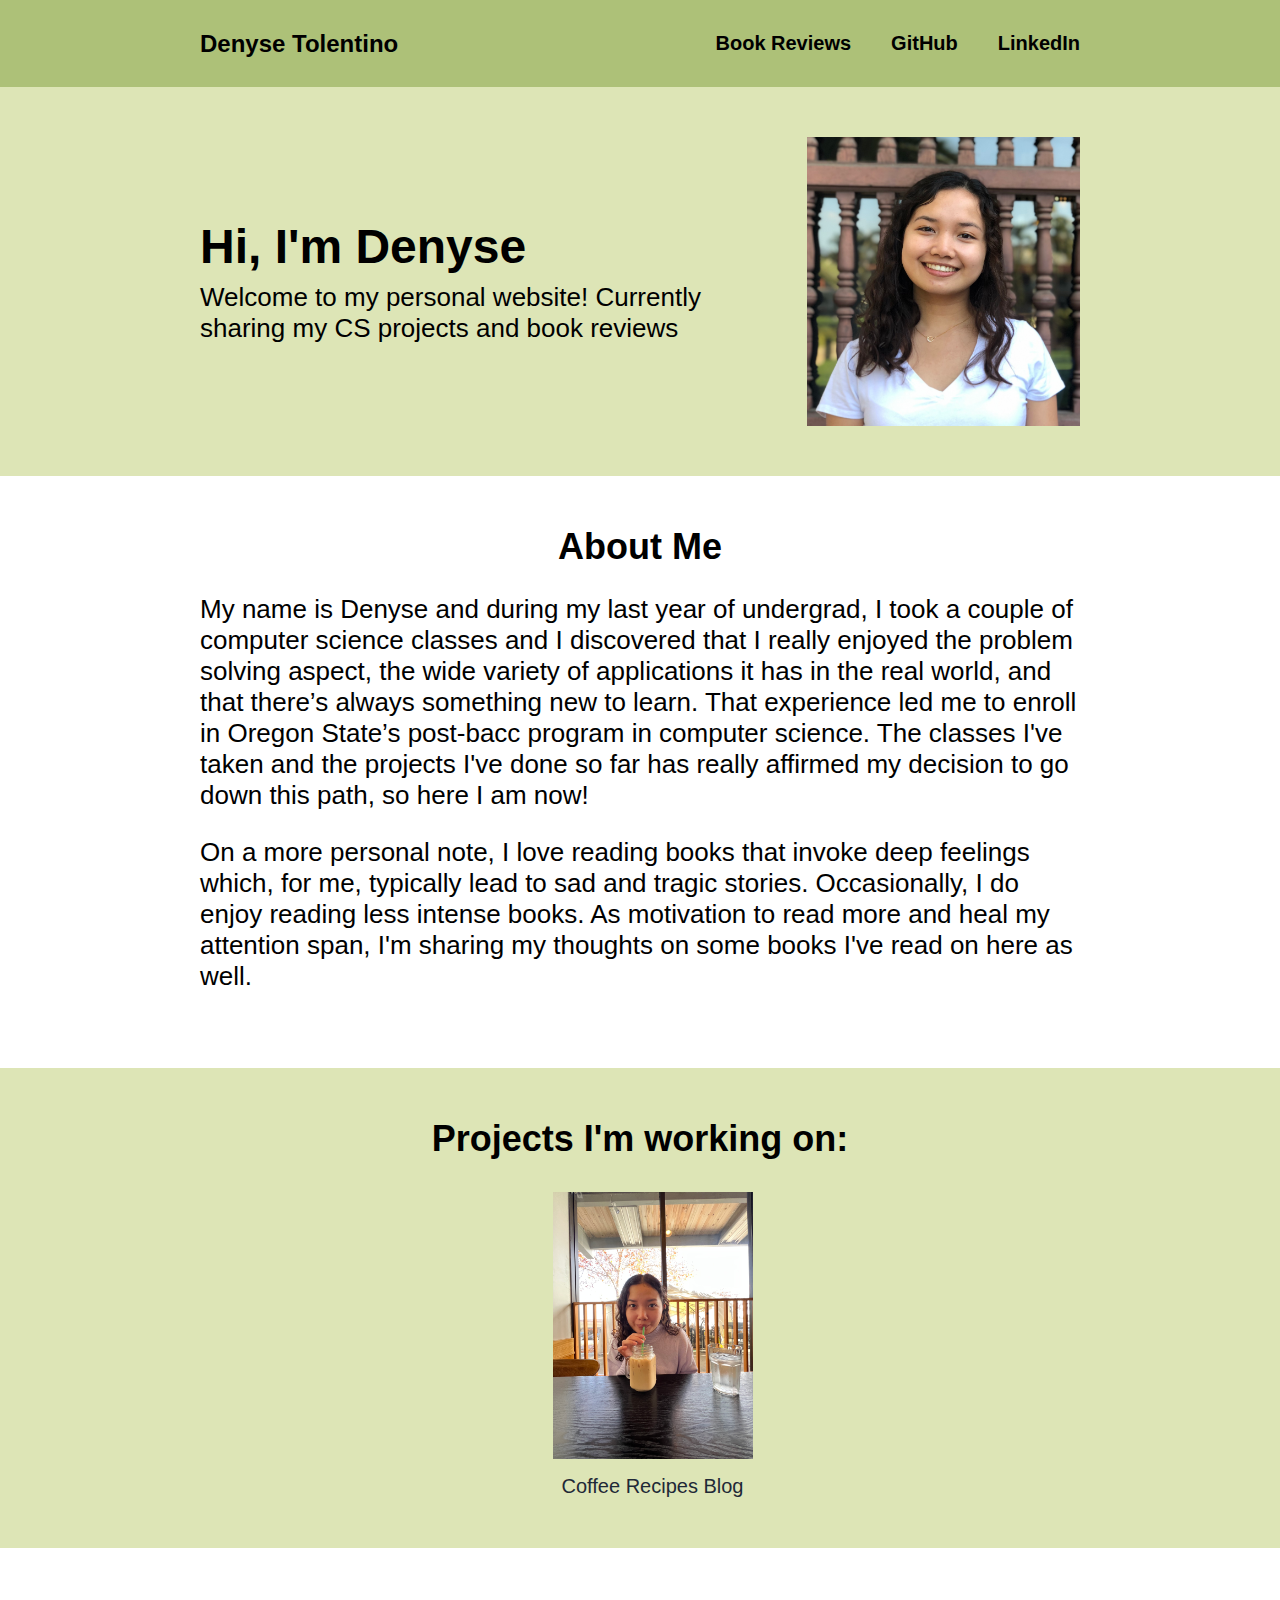
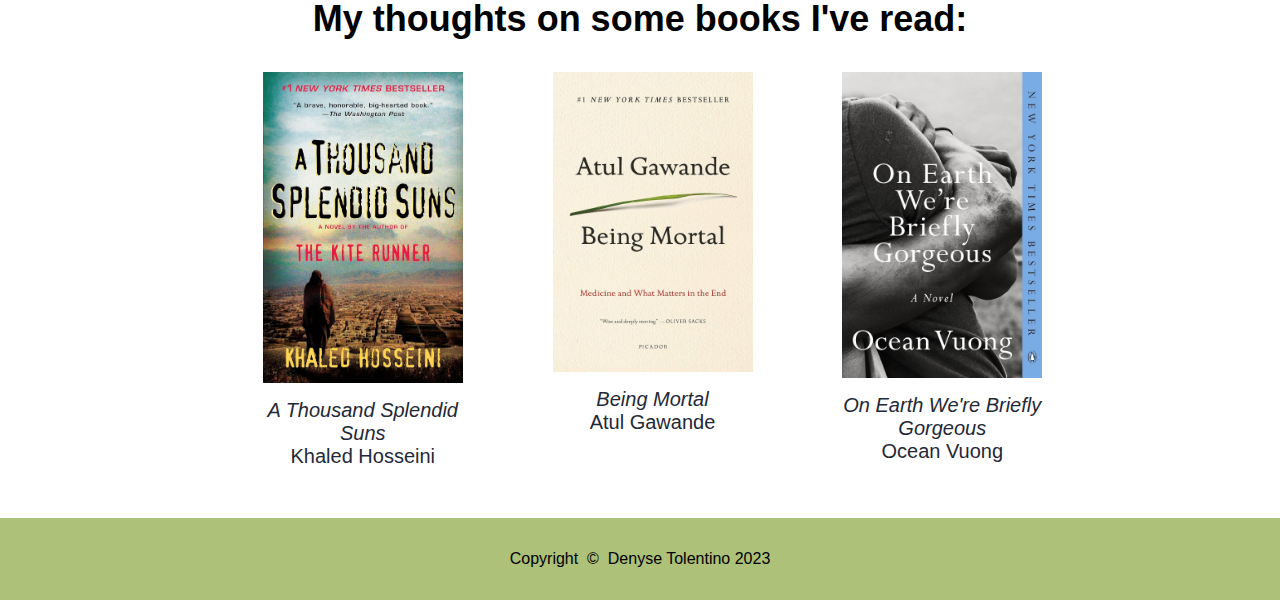
<file: index.html>
<!DOCTYPE html>
<html lang="en">
<head>
    <meta charset="UTF-8">
    <meta name="viewport" content="width=device-width, initial-scale=1.0">
    <link rel="stylesheet" type="text/css" href="css/style.css">
    <title>Denyse Tolentino</title>
</head>

<body>
    
    <div class="header">
        <div><a class="logo" href="#">Denyse Tolentino</a></div>
        <ul>
            <li><a class="headlinks" href="reviews/books.html">Book Reviews</a></li>
            <li><a class="headlinks" href="https://github.com/dentolcs" target="_blank">GitHub</a></li>
            <li><a class="headlinks" href="https://www.linkedin.com/in/denyse-tolentino" target="_blank">LinkedIn</a></li>
        </ul>
    </div>


    <div class="main">
        <div class="left">
            <div class="title">Hi, I'm Denyse</div>
            <div class="subtitle">Welcome to my personal website! Currently sharing 
                                    my CS projects and book reviews
            </div>
        </div>
        <img class=headshot src="./img/denyse.jpg" alt="Opened book on tree root with red and orange leaves">
    </div>

    <div class="about">
        <div class="container">
            <div class="name">About Me</div>
            <div class="text"> 
                <p>My name is Denyse and during my last year of undergrad, I took a couple of computer science classes
                   and I discovered that I really enjoyed the problem solving aspect, the wide variety of applications 
                   it has in the real world, and that there’s always something new to learn. That experience led me to 
                   enroll in Oregon State’s post-bacc program in computer science. The classes I've taken and the
                   projects I've done so far has really affirmed my decision to go down this path, so here I am now!
                </p>
                
                <p>On a more personal note, I love reading books that invoke deep feelings which, for me, typically lead 
                to sad and tragic stories. Occasionally, I do enjoy reading less intense books. As motivation to read 
                more and heal my attention span, I'm sharing my thoughts on some books I've read on here as well.
                </p>              
            </div>
        </div>
    </div>

    <div class="projects">
        <div class="name">Projects I'm working on:</div>
            <a href="https://dentolcs.github.io/odin-recipes/" target="_blank">
            <div class="hold">
            <img class="covers" src="./img/coffee.jpeg" alt="Denyse drinking coffee">
            <div class="caption">Coffee Recipes Blog</div>
            </div>
            </a>
        </div>
    </div>

    <div class="books">
        <div class="name">My thoughts on some books I've read:</div>

        <div class="bookposts">
            <a href="./reviews/books.html#a-thousand-splendid-suns"><div class="hold">
            <img class="covers" src="./img/Hosseini.jpg" alt="Book cover of A Thousand Splendid Suns by Khaled Hosseini">
            <div class="caption"> <em>A Thousand Splendid Suns</em> <br> Khaled Hosseini</div>
            </div>
            </a>

            <a href="./reviews/books.html#being-mortal">
            <div class="hold">
            <img class="covers" src="./img/Gawande.jpg" alt="Book cover of Being Mortal by Atul Gawande">
            <div class="caption"> <em>Being Mortal</em> <br> Atul Gawande</div>
            </div>
            </a>

            <a href="./reviews/books.html#on-earth-were-briefly-gorgeous">
            <div class="hold">
            <img class="covers" src="./img/Vuong.jpg" alt="Book cover of On Earth We're Briefly Gorgeous by Ocean Vuong">
            <div class="caption"> <em>On Earth We're Briefly Gorgeous</em><br> Ocean Vuong</div>
            </div>
            </a>
        </div>
    </div>

    <div class="footer">
        Copyright &nbsp;<span> &copy </span>&nbsp; Denyse Tolentino 2023
    </div>


</body>
</html>
</file>
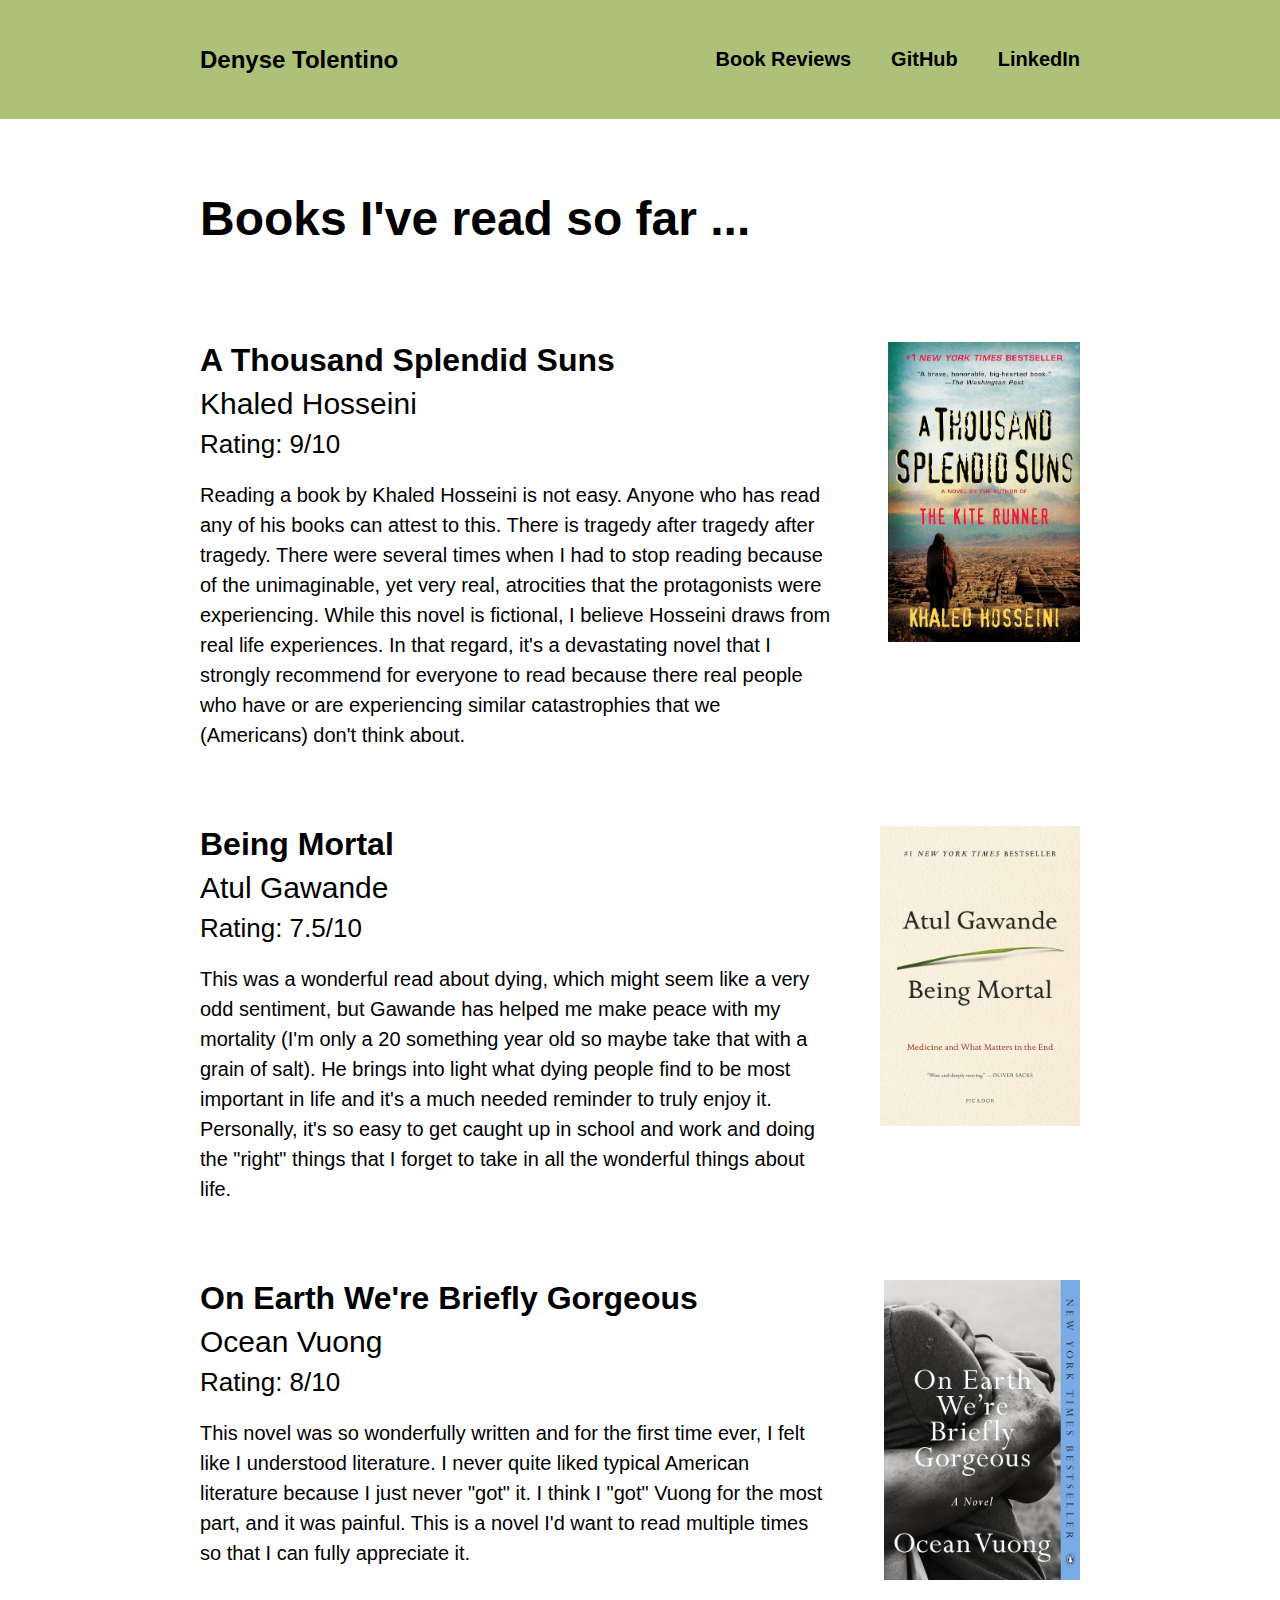
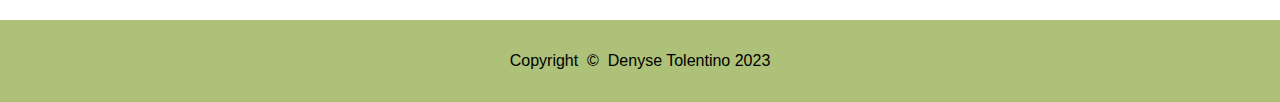
<file: reviews/books.html>
<!DOCTYPE html>
<html lang="en">
<head>
    <meta charset="UTF-8">
    <meta name="viewport" content="width=device-width, initial-scale=1.0">
    <link rel="stylesheet" type="text/css" href="../css/books.css">
    <title>DT Book Reviews</title>
</head>

<body>
    <div class="header">
        <div><a class="logo" href="../index.html">Denyse Tolentino</a></div>
        <ul>
            <li><a class="headlinks" href="reviews/books.html">Book Reviews</a></li>
            <li><a class="headlinks" href="https://github.com/dentolcs" target="_blank">GitHub</a></li>
            <li><a class="headlinks" href="https://www.linkedin.com/in/denyse-tolentino" target="_blank">LinkedIn</a></li>
        </ul>
    </div>
    <div class="all">
        <h2>Books I've read so far ...</h2>

        <div class="post">
            <div id="a-thousand-splendid-suns">
                <h3>A Thousand Splendid Suns</h3>
                <h4>Khaled Hosseini</h4>
                <h5>Rating: 9/10</h5>
                <p>Reading a book by Khaled Hosseini is not easy. Anyone who has read
                    any of his books can attest to this. There is tragedy after tragedy
                    after tragedy. There were several times when I had to stop reading 
                    because of the unimaginable, yet very real, atrocities that
                    the protagonists were experiencing. While this novel is fictional, 
                    I believe Hosseini draws from real life experiences. In that regard,
                    it's a devastating novel that I strongly recommend for everyone to read
                    because there real people who have or are experiencing similar catastrophies
                    that we (Americans) don't think about.
                </p>
            </div>
            <img class="covers" src="../img/Hosseini.jpg" alt="Book cover of A Thousand Splendid Suns by Khaled Hosseini">
        
        </div>
        

        <div class="post">
            <div id="being-mortal">
                <h3>Being Mortal</h3>
                <h4>Atul Gawande</h4>
                <h5>Rating: 7.5/10</h5>
                <p>This was a wonderful read about dying, which might seem like a very odd sentiment,
                    but Gawande has helped me make peace with my mortality (I'm only a 20 something year old
                    so maybe take that with a grain of salt). He brings into light what dying people find to
                    be most important in life and it's a much needed reminder to truly enjoy it. Personally, it's 
                    so easy to get caught up in school and work and doing the "right" things that I forget to take
                    in all the wonderful things about life.
                </p>
            </div>
            <img class="covers" src="../img/Gawande.jpg" alt="Book cover of Being Mortal by Atul Gawande">

        </div>

        <div class="post">
            <div id="on-earth-were-briefly-gorgeous">
                <h3>On Earth We're Briefly Gorgeous</h3>
                <h4>Ocean Vuong</h4>
                <h5>Rating: 8/10</h5>
                <p>This novel was so wonderfully written and for the first time ever, I felt like I understood
                    literature. I never quite liked typical American literature because I just never "got" it.
                    I think I "got" Vuong for the most part, and it was painful. This is a novel I'd want to read
                    multiple times so that I can fully appreciate it.
                </p>
            </div>
            <img class="covers" src="../img/Vuong.jpg" alt="Book cover of On Earth We're Briefly Gorgeous by Ocean Vuong">

        </div>
    </div>
   
    <div class="footer">
        Copyright &nbsp;<span> &copy </span>&nbsp; Denyse Tolentino 2023
    </div>



</body>
</file>
<file: css/style.css>
body {
    display: flex;
    flex-direction: column;
    margin: 0;
    min-height: 100vh;
    font-family: sans-serif;
}

.header{
    background-color: #adc178;
    display: flex;
    justify-content: space-between;
    align-items: center;
    padding: 16px 200px;
    /* border-bottom: solid;
    border-bottom-color: #000000; */
}

.logo{
    font-size: 24px;
    font-weight: 700;
    color: black;
}

ul {
    list-style-type: none;
    display: flex;
    gap: 40px;
}

a {
    text-decoration: none;
    
}

.headlinks{
    color: #000000;
    font-size: 20px;
    font-weight: bold;
}

.main {
    background-color: #dde5b6;
    display: flex;
    justify-content: center;
    align-items: center;
    padding: 50px 200px;
    gap: 60px;
    flex: 1;
}

.left {
    display: flex;
    flex-direction: column;
    flex: 2;
    gap: 8px;
}

.title {
    font-size: 48px;
    font-weight: 900;
    color: #000000;
}

.subtitle {
    font-size: 26px;
    font-weight: lighter;
    color: #000000;
}


.rectangle {
    width: 400px;
    height:200px;
    flex: 2;
    color: #000000;
    display: flex;
    justify-content: center;
    align-items: center;
}

.headshot {
    display: flex;
    width: 50px;
    height:auto;
    flex: 1
}

.about {
    display: flex;
    justify-content: center;
    padding: 50px 200px;
    gap: 32px;
    flex: 1;
}

.container {
    display: flex;
    flex-direction: column;
    /* width: 800px; */
}

.text {
    font-size: 26px;
    font-weight: lighter;
    color: #000000;

}

.projects {
    background-color: #dde5b6;
    display: flex;
    flex-direction: column;
    justify-content: center;
    align-items: center;
    padding: 50px 200px;
    gap: 32px;
    flex: 1;
}

.books {
    display: flex;
    flex-direction: column;
    padding: 50px 200px;
    gap: 32px;
    flex: 1;
}

.bookposts {
    display: flex;
    justify-content: space-evenly;
    gap: 52px;
    flex-wrap: wrap;
}

.covers {
    width: 200px;
    height: auto;
}
.name {
    font-size: 36px;
    font-weight: 900;
    color: #000000;
    text-align: center;
}

.content {
    display: flex;
    justify-content: center;
    gap: 52px;
    flex-wrap: wrap;
}


.hold{
    display: flex;
    flex-direction: column;
    width: 175px;
    gap: 16px
    
}

.caption {
    text-align: center;
    width: 200px;
    font-size: 20px;
    font-weight: lighter;
    color: #1F2937;
}



.footer {
    background-color: #adc178;
    color: #000000;
    display: flex;
    justify-content: center;
    align-items: center;
    padding: 32px;
}
</file>
<file: css/books.css>
body {
    display: flex;
    flex-direction: column;
    margin: 0;
    min-height: 100vh;
    font-family: sans-serif;
}

.header{
    background-color: #adc178;
    display: flex;
    justify-content: space-between;
    align-items: center;
    padding: 32px 200px;
    /* border-bottom: solid;
    border-bottom-color: #000000; */
}

.logo{
    font-size: 24px;
    font-weight: 700;
    color: black;
}

ul {
    list-style-type: none;
    display: flex;
    gap: 40px;
}

a {
    text-decoration: none;
    
}

.books {
    background-color: #dde5b6;
    display: flex;
    flex-direction: column;
    padding: 50px 200px;
    gap: 32px;
    flex: 1;
}

.bookposts {
    display: flex;
    justify-content: space-evenly;
    gap: 52px;
    flex-wrap: wrap;
}

a {
    text-decoration: none;
}

.headlinks{
    color: #000000;
    font-size: 20px;
    font-weight: bold;
}

.covers {
    height: 300px;
    
}
.name {
    font-size: 36px;
    font-weight: 900;
    color: #000000;
    text-align: center;
}

.all {
    display: flex;
    flex-direction: column;
    padding: 32px 200px;
    gap: 56px;
}

.post{
    display: flex;
    justify-content: space-between;
    /* flex-wrap: wrap; */
    gap: 56px;
}

h2 {
    font-size: 48px;
}

h3 {
    font-size: 32px;
    margin: 0px;
}

h4 {
    font-size: 30px;
    font-weight: 500;
    margin: 8px 0px;
}

h5 {
    font-size: 26px;
    font-weight: 500;
    margin: 0px;
}

p {
    font-size: 20px;
    font-weight: lighter;
    line-height: 1.5;
}

.footer {
    background-color: #adc178;
    color: #000000;
    display: flex;
    justify-content: center;
    align-items: center;
    padding: 32px;
}
</file>
